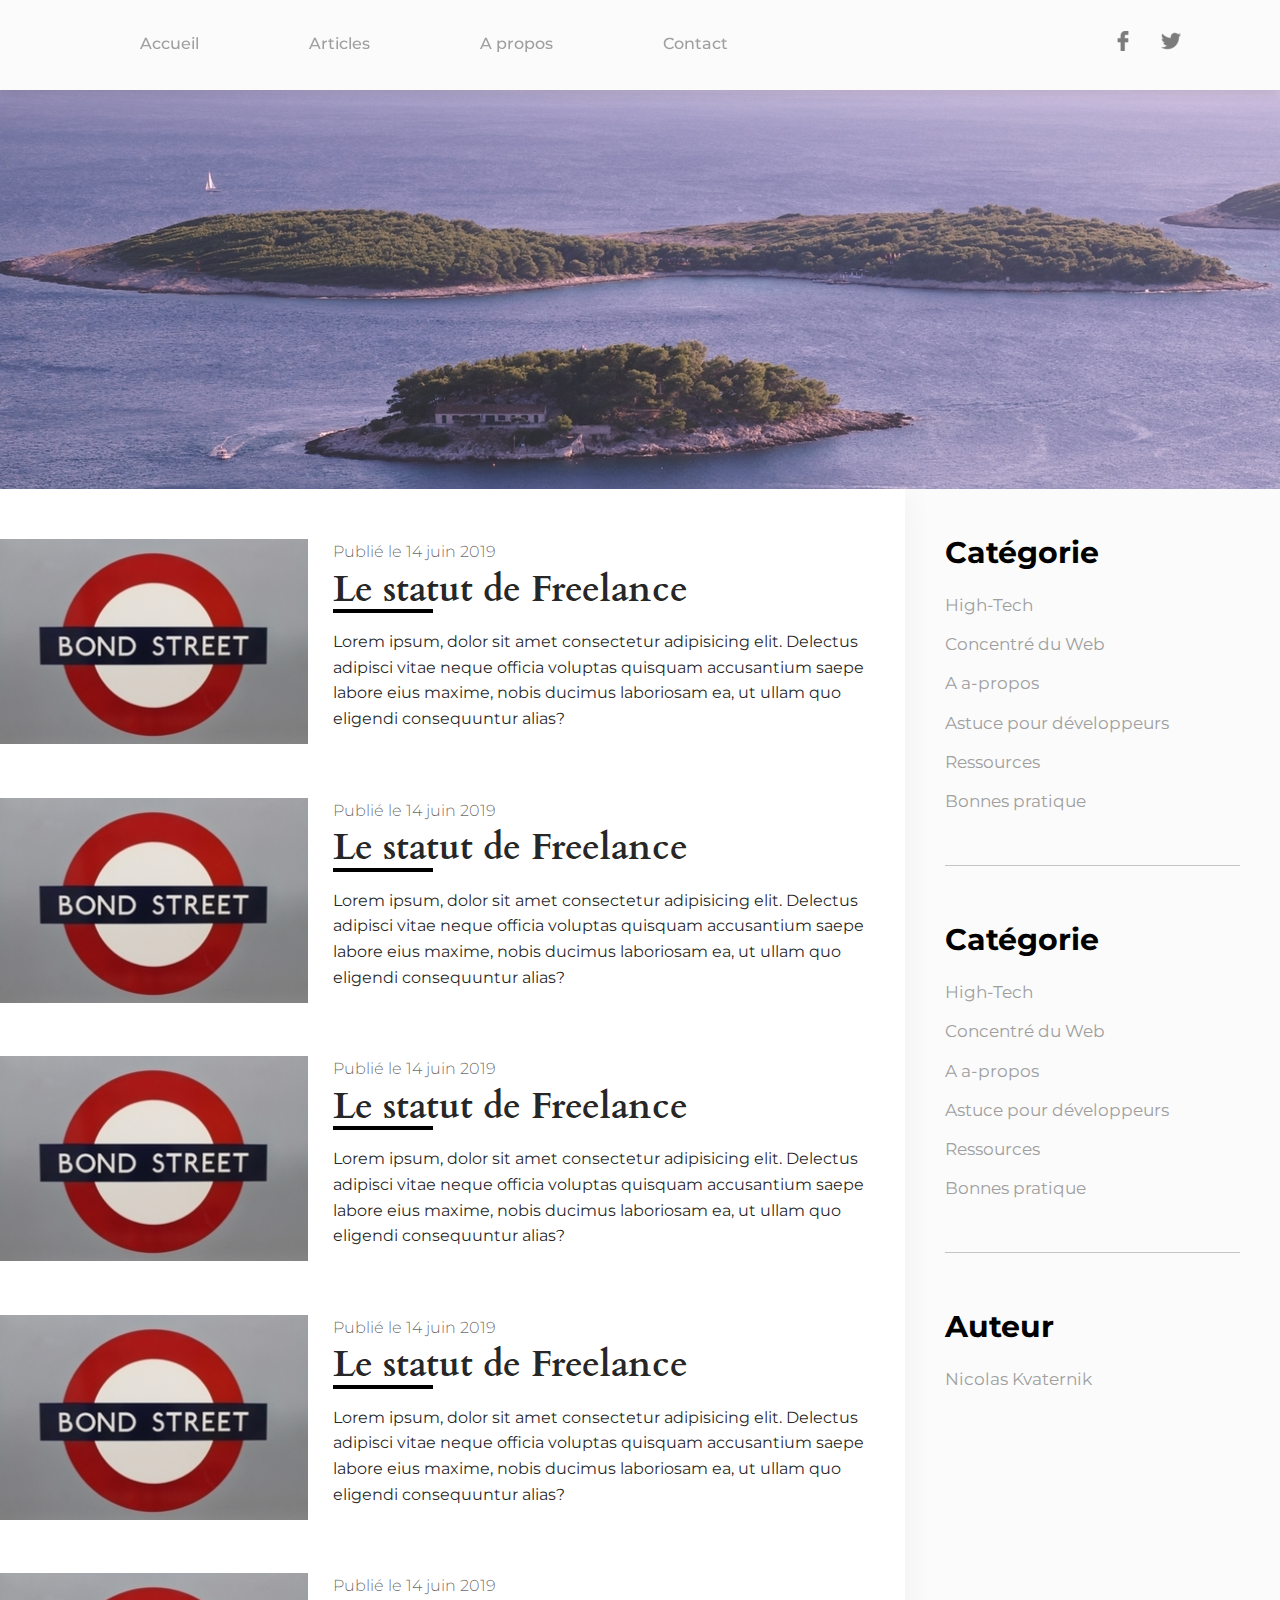
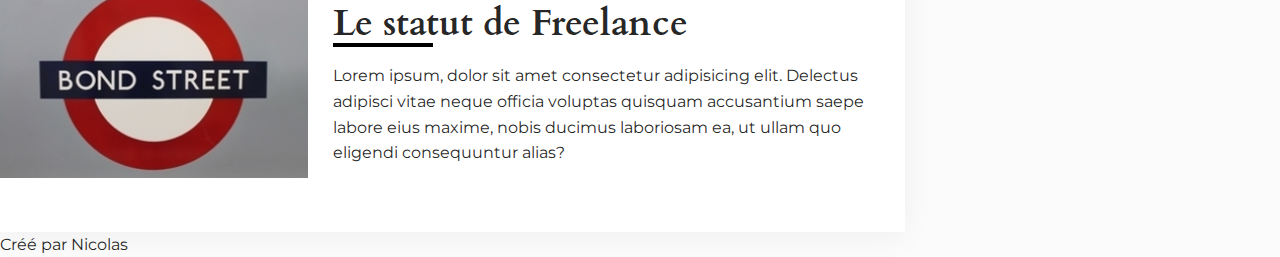
<file: Sites/DemoBlog/index.html>
<!DOCTYPE html>
<html lang="fr">

<head>
    <meta charset="UTF-8">
    <meta name="viewport" content="width=device-width, initial-scale=1.0">
    <meta http-equiv="X-UA-Compatible" content="ie=edge">
    <link href="https://fonts.googleapis.com/css?family=Cardo:700|Montserrat:400,700" rel="stylesheet">
    <link rel="stylesheet" href="style.css">
    <title>Mon Blog</title>
</head>

<body>

    <header class="topbar">
 
        <nav>
            <a href="index.html" class="menu-item">Accueil</a>
            <a href="articles.html"class="menu-item active">Articles</a>
            <a href="a-propos.html"class="menu-item">A propos</a>
            <a href="contact.html"class="menu-item">Contact</a>
        </nav>

        <div class="social">
            <a href="#" title="Facebook"><img src="img/facebook.png" title="Facebook"></a>
            <a href="#" title="Twitter"><img src="img/twitter.png" title="Twitter"></a>
        </div>

    </header>

    <div class="banniere">
        <img src="img/banniere.jpg" alt="banniere">
    </div>

    <div class="body">
    
    <main class="main">

        <div class="container">

        <article class="article">

            <a href="article.html" class="article-img"><img src="img/article.jpg" alt="article"></a>

            <div class="article-date">Publié le 14 juin 2019</div>

            <h2 class="article-title"><a href="article.html" >Le statut de Freelance</a></h2>

            <p>Lorem ipsum, dolor sit amet consectetur adipisicing elit. Delectus adipisci vitae neque officia voluptas quisquam accusantium saepe labore eius maxime, nobis ducimus laboriosam ea, ut ullam quo eligendi consequuntur alias?</p>

         </article>

         <article class="article">

                <a href="article.html" class="article-img"><img src="img/article.jpg" alt="article"></a>
    
                <div class="article-date">Publié le 14 juin 2019</div>
    
                <h2 class="article-title"><a href="article.html" >Le statut de Freelance</a></h2>
    
                <p>Lorem ipsum, dolor sit amet consectetur adipisicing elit. Delectus adipisci vitae neque officia voluptas quisquam accusantium saepe labore eius maxime, nobis ducimus laboriosam ea, ut ullam quo eligendi consequuntur alias?</p>
    
             </article>

             <article class="article">

                    <a href="article.html" class="article-img"><img src="img/article.jpg" alt="article"></a>
        
                    <div class="article-date">Publié le 14 juin 2019</div>
        
                    <h2 class="article-title"><a href="article.html" >Le statut de Freelance</a></h2>
        
                    <p>Lorem ipsum, dolor sit amet consectetur adipisicing elit. Delectus adipisci vitae neque officia voluptas quisquam accusantium saepe labore eius maxime, nobis ducimus laboriosam ea, ut ullam quo eligendi consequuntur alias?</p>
        
                 </article>

                 <article class="article">

                        <a href="article.html" class="article-img"><img src="img/article.jpg" alt="article"></a>
            
                        <div class="article-date">Publié le 14 juin 2019</div>
            
                        <h2 class="article-title"><a href="article.html" >Le statut de Freelance</a></h2>
            
                        <p>Lorem ipsum, dolor sit amet consectetur adipisicing elit. Delectus adipisci vitae neque officia voluptas quisquam accusantium saepe labore eius maxime, nobis ducimus laboriosam ea, ut ullam quo eligendi consequuntur alias?</p>
            
                     </article>

                     <article class="article">

                            <a href="article.html" class="article-img"><img src="img/article.jpg" alt="article"></a>
                
                            <div class="article-date">Publié le 14 juin 2019</div>
                
                            <h2 class="article-title"><a href="article.html" >Le statut de Freelance</a></h2>
                
                            <p>Lorem ipsum, dolor sit amet consectetur adipisicing elit. Delectus adipisci vitae neque officia voluptas quisquam accusantium saepe labore eius maxime, nobis ducimus laboriosam ea, ut ullam quo eligendi consequuntur alias?</p>
                
                         </article>

                         </div>

    </main>
    
    <aside class="sidebar">
        <h4 class="sidebar-title">Catégorie</h4>
        <ul>
            <li><a href="#">High-Tech</a></li>
            <li><a href="#">Concentré du Web</a></li>
            <li><a href="#">A a-propos</a></li>
            <li><a href="#">Astuce pour développeurs</a></li>
            <li><a href="#">Ressources</a></li>
            <li><a href="#">Bonnes pratique</a></li>
        </ul>
        <hr>
        <h4 class="sidebar-title">Catégorie</h4>
        <ul>
                <li><a href="#">High-Tech</a></li>
                <li><a href="#">Concentré du Web</a></li>
                <li><a href="#">A a-propos</a></li>
                <li><a href="#">Astuce pour développeurs</a></li>
                <li><a href="#">Ressources</a></li>
                <li><a href="#">Bonnes pratique</a></li>
        </ul>
        <hr>
        <h4 class="sidebar-title">Auteur</h4>
        <ul>
                <li><a href="#">Nicolas Kvaternik</a></li>
        </ul>
    </aside>

</div>

    <footer class="footer">
        Créé par Nicolas
    </footer>
</body>

</html>
</file>
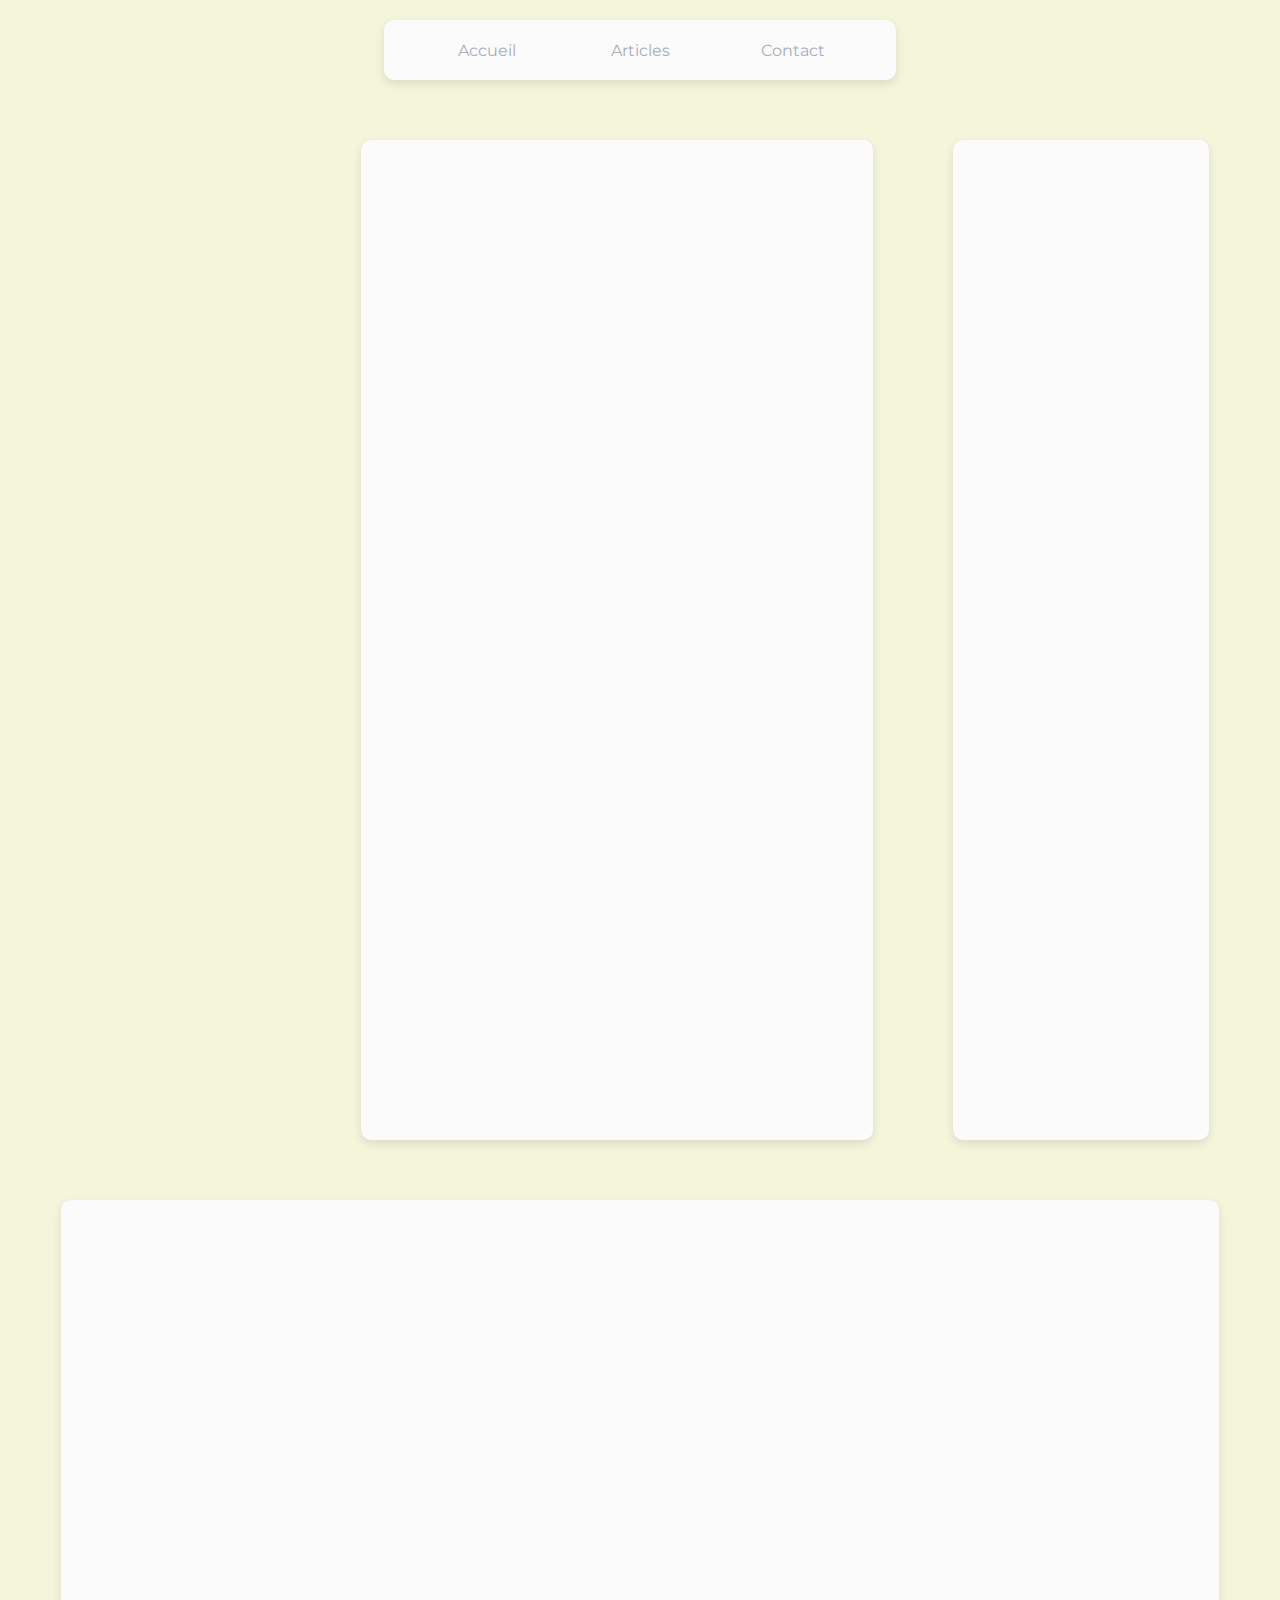
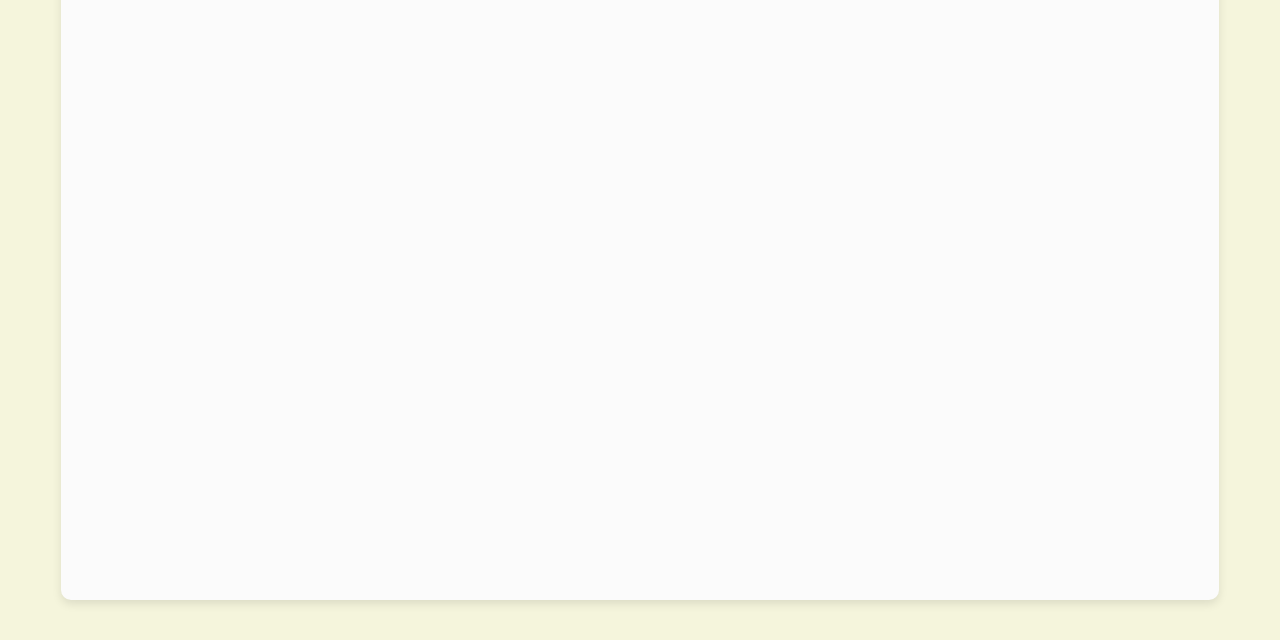
<file: Sites/TEST.html>
<!DOCTYPE html>
    <html lang="fr">
        <head>
            <meta charset="UTF-8">
            <meta name="viewport" content="width=device-width, initial-scale=1.0">
            <meta http-equiv="X-UA-Compatible" content="ie=edge">
            <link rel="stylesheet" type="text/css" href="TESTCSS.css">
            <link href="https://fonts.googleapis.com/css?family=Cardo:700|Montserrat:400,700" rel="stylesheet">
            <title>TEST</title>
        </head>
        <body>
            <header class=topbar>
                    <a href="#">Accueil</a>
                    <a href="#">Articles</a>
                    <a href="#">Contact</a>
            </header>
            <article>
                <div class="block-1">
                </div>
                <div class="block-2">
                </div>
                <div class="block-3">
                </div>
            </article>
        </body>
    </html>
</file>
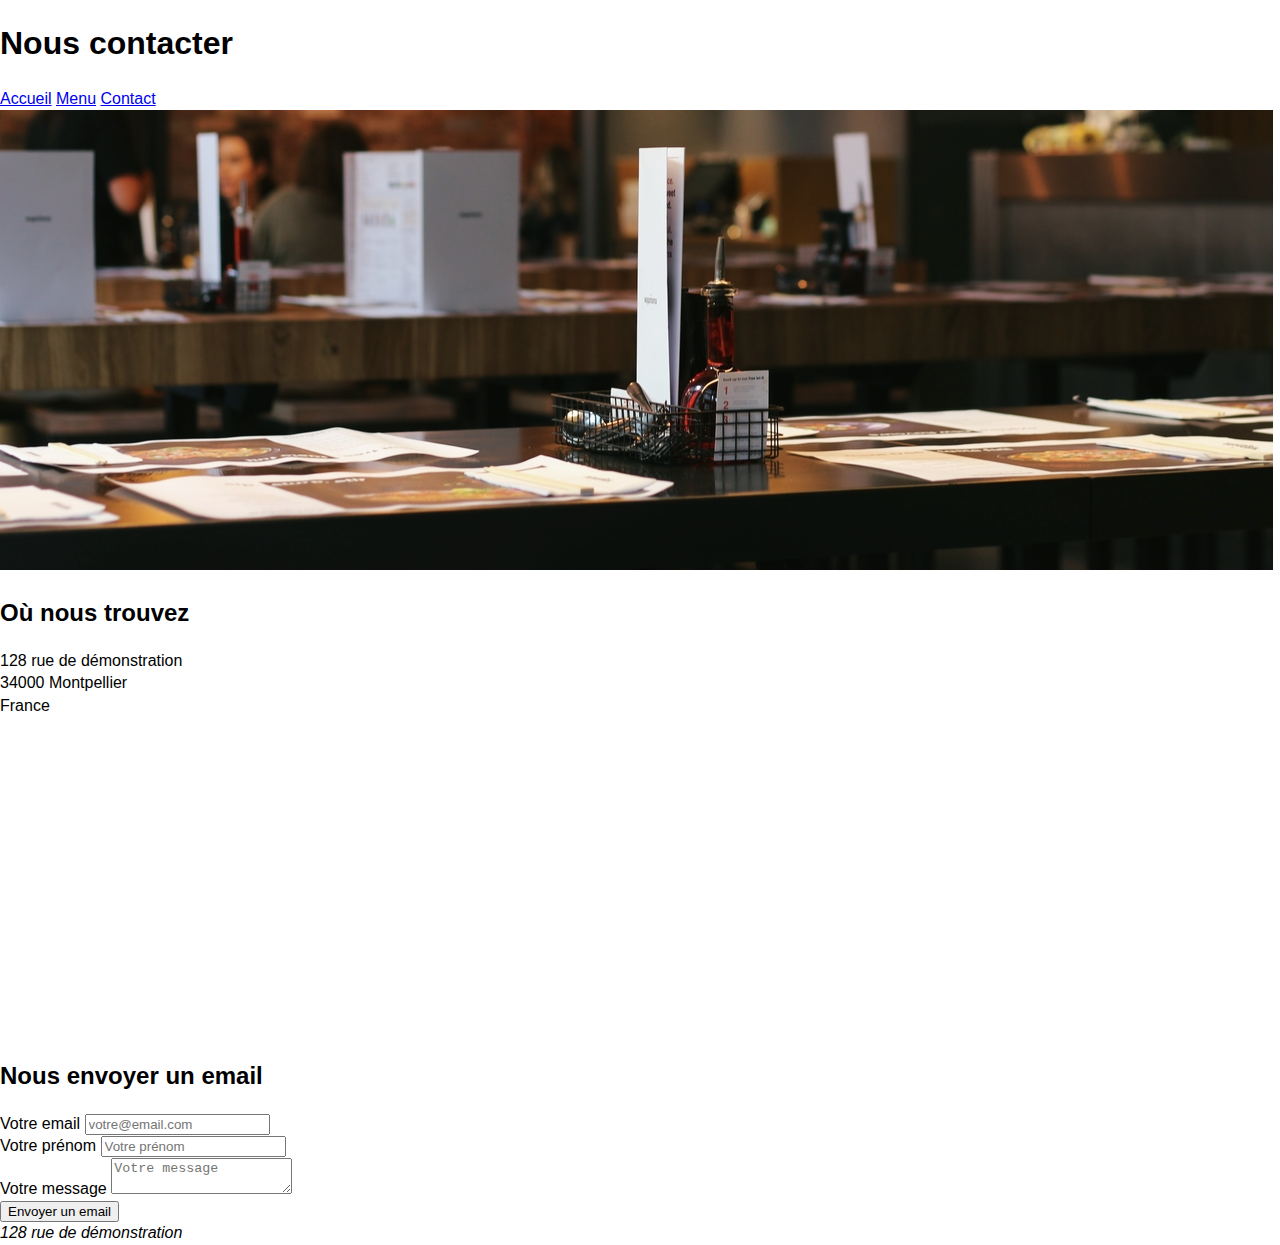
<file: Sites/LeRestaurant/contact.html>
<!DOCTYPE html>
<html lang="fr">
    <head>
        <meta charset="UTF-8">
        <meta name="description" content="Un texte decrivant notre restaurant">
        <link rel="stylesheet" href="style.css">
        <title>Mon restaurant, contact</title>
    </head>
    <body>
        <header>
            <h1>Nous contacter</h1>
            <nav>
                <a href="index.html" title="Accueil">Accueil</a>
                <a href="menu.html" title="Voir le menu">Menu</a>
                <a href="contact.html" title="Nous contacter">Contact</a>
            </nav>
            <img src="img/baniere-restaurant.jpg" alt="baniere-restaurant" width="1273" height="460">
        </header>
        <section>
            <h2>Où nous trouvez</h2>
            <p>
                    128 rue de démonstration<br>
                    34000 Montpellier<br>
                    France
            </p>
            <iframe src="https://www.google.com/maps/embed?pb=!1m18!1m12!1m3!1d7977.055218319664!2d3.879927179269029!3d43.61105501800737!2m3!1f0!2f0!3f0!3m2!1i1024!2i768!4f13.1!3m3!1m2!1s0x12b6af09f5ae850b%3A0xb0ea41728e236a0e!2sMus%C3%A9e+Fabre!5e0!3m2!1sfr!2sfr!4v1551286216938" width="1200" height="300" style="border:0" allowfullscreen></iframe>
            <h2>Nous envoyer un email</h2>
            <form action="contact.html">
                <div>
                    <label for="email">Votre email</label>
                    <input type="text" required id="email" name="email" placeholder="votre@email.com">
                </div>
                <div>
                    <label for="firstname">Votre prénom</label>
                    <input type="text" required id="firstname" name="firstname" placeholder="Votre prénom">
                </div>
                <div>
                    <label for="message">Votre message</label>
                    <textarea required id="message" name="message" placeholder="Votre message"></textarea>
                </div>
                <button type="submit">Envoyer un email</button>
            </form>
        </section>
        <footer>
            <address>
                128 rue de démonstration
            </address>
        </footer>
    </body>
</html>
</file>
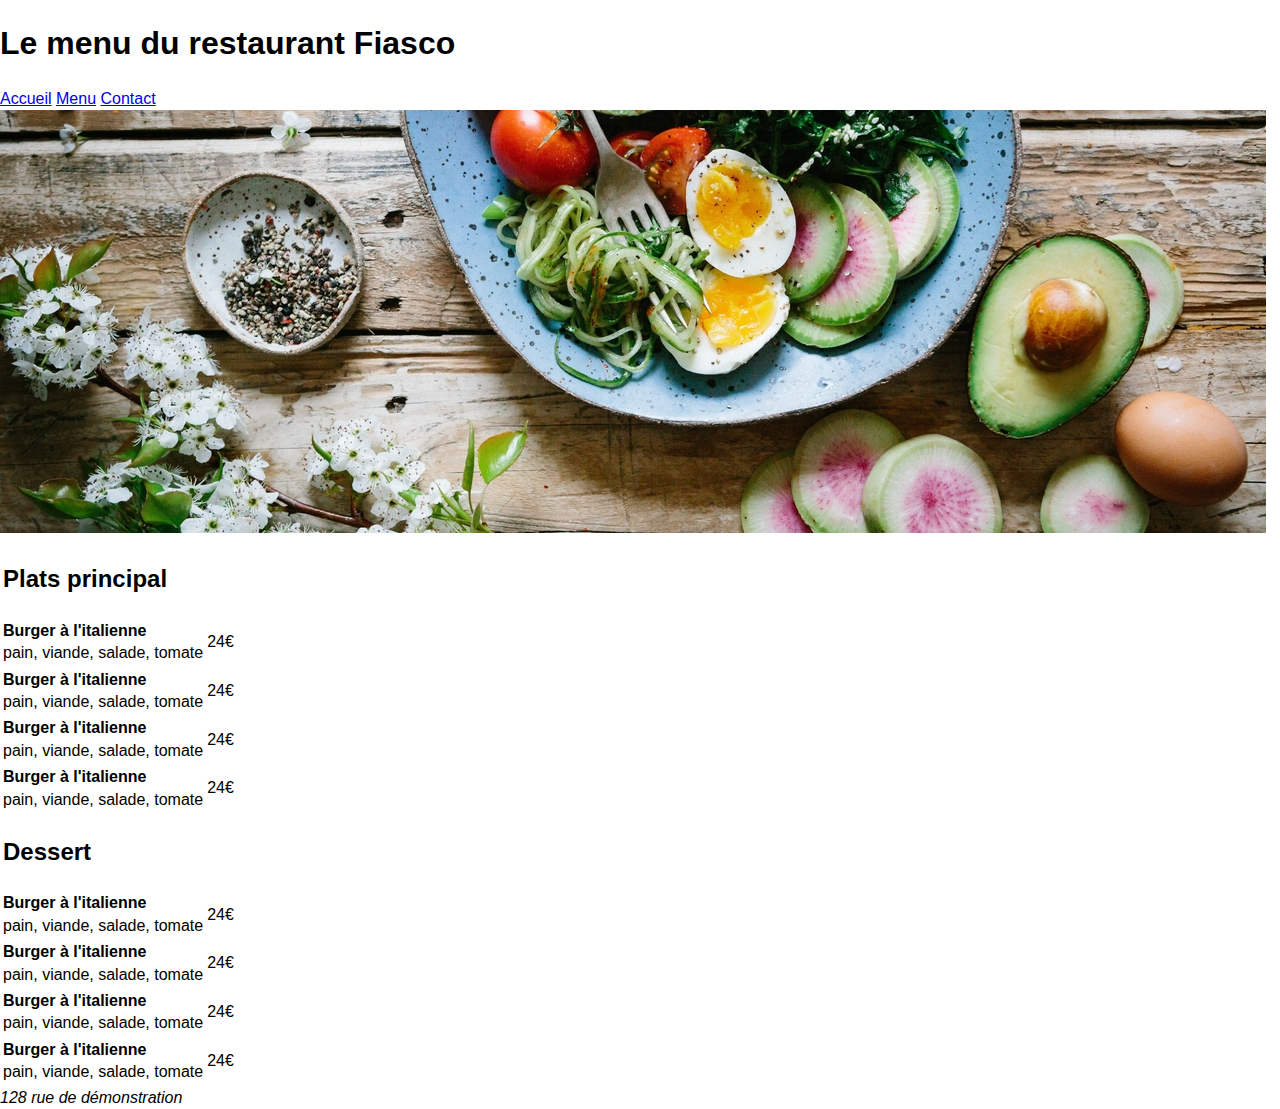
<file: Sites/LeRestaurant/menu.html>
<!DOCTYPE html>
<html lang="fr">
    <head>
        <meta charset="UTF-8">
        <meta name="description" content="Un texte decrivant notre restaurant">
        <link rel="stylesheet" href="style.css">
        <title>Mon restaurant, le menu</title>
    </head>
    <body>
        <header>
            <h1>Le menu du restaurant Fiasco</h1>
            <nav>
                <a href="index.html" title="Accueil">Accueil</a>
                <a href="menu.html" title="Voir le menu">Menu</a>
                <a href="contact.html" title="Nous contacter">Contact</a>
            </nav>
            <img src="img/plat-fiasco.jpg" alt="plat-fiasco" width="1266" height="423">
        </header>
            <article>
                <table>
                   <tr>
                        <td colspan="2">
                           <h2>Plats principal</h2>
                        </td>
                   </tr>
                   <tr>
                       <td>
                           <strong>Burger à l'italienne</strong><br>
                           pain, viande, salade, tomate
                       </td>
                       <td>24€</td>
                   </tr>
                   <tr>
                        <td>
                            <strong>Burger à l'italienne</strong><br>
                            pain, viande, salade, tomate
                        </td>
                        <td>24€</td>
                    </tr>
                    <tr>
                        <td>
                            <strong>Burger à l'italienne</strong><br>
                            pain, viande, salade, tomate
                        </td>
                        <td>24€</td>
                    </tr>
                    <tr>
                        <td>
                            <strong>Burger à l'italienne</strong><br>
                            pain, viande, salade, tomate
                        </td>
                        <td>24€</td>
                    </tr>
                    <tr>
                            <td colspan="2">
                               <h2>Dessert</h2>
                            </td>
                       </tr>
                       <tr>
                           <td>
                               <strong>Burger à l'italienne</strong><br>
                               pain, viande, salade, tomate
                           </td>
                           <td>24€</td>
                       </tr>
                       <tr>
                            <td>
                                <strong>Burger à l'italienne</strong><br>
                                pain, viande, salade, tomate
                            </td>
                            <td>24€</td>
                        </tr>
                        <tr>
                            <td>
                                <strong>Burger à l'italienne</strong><br>
                                pain, viande, salade, tomate
                            </td>
                            <td>24€</td>
                        </tr>
                        <tr>
                            <td>
                                <strong>Burger à l'italienne</strong><br>
                                pain, viande, salade, tomate
                            </td>
                            <td>24€</td>
                        </tr>
                </table>
            </article>
        <footer>
            <address>
                128 rue de démonstration
            </address>
        </footer>
    </body>
</html>
</file>
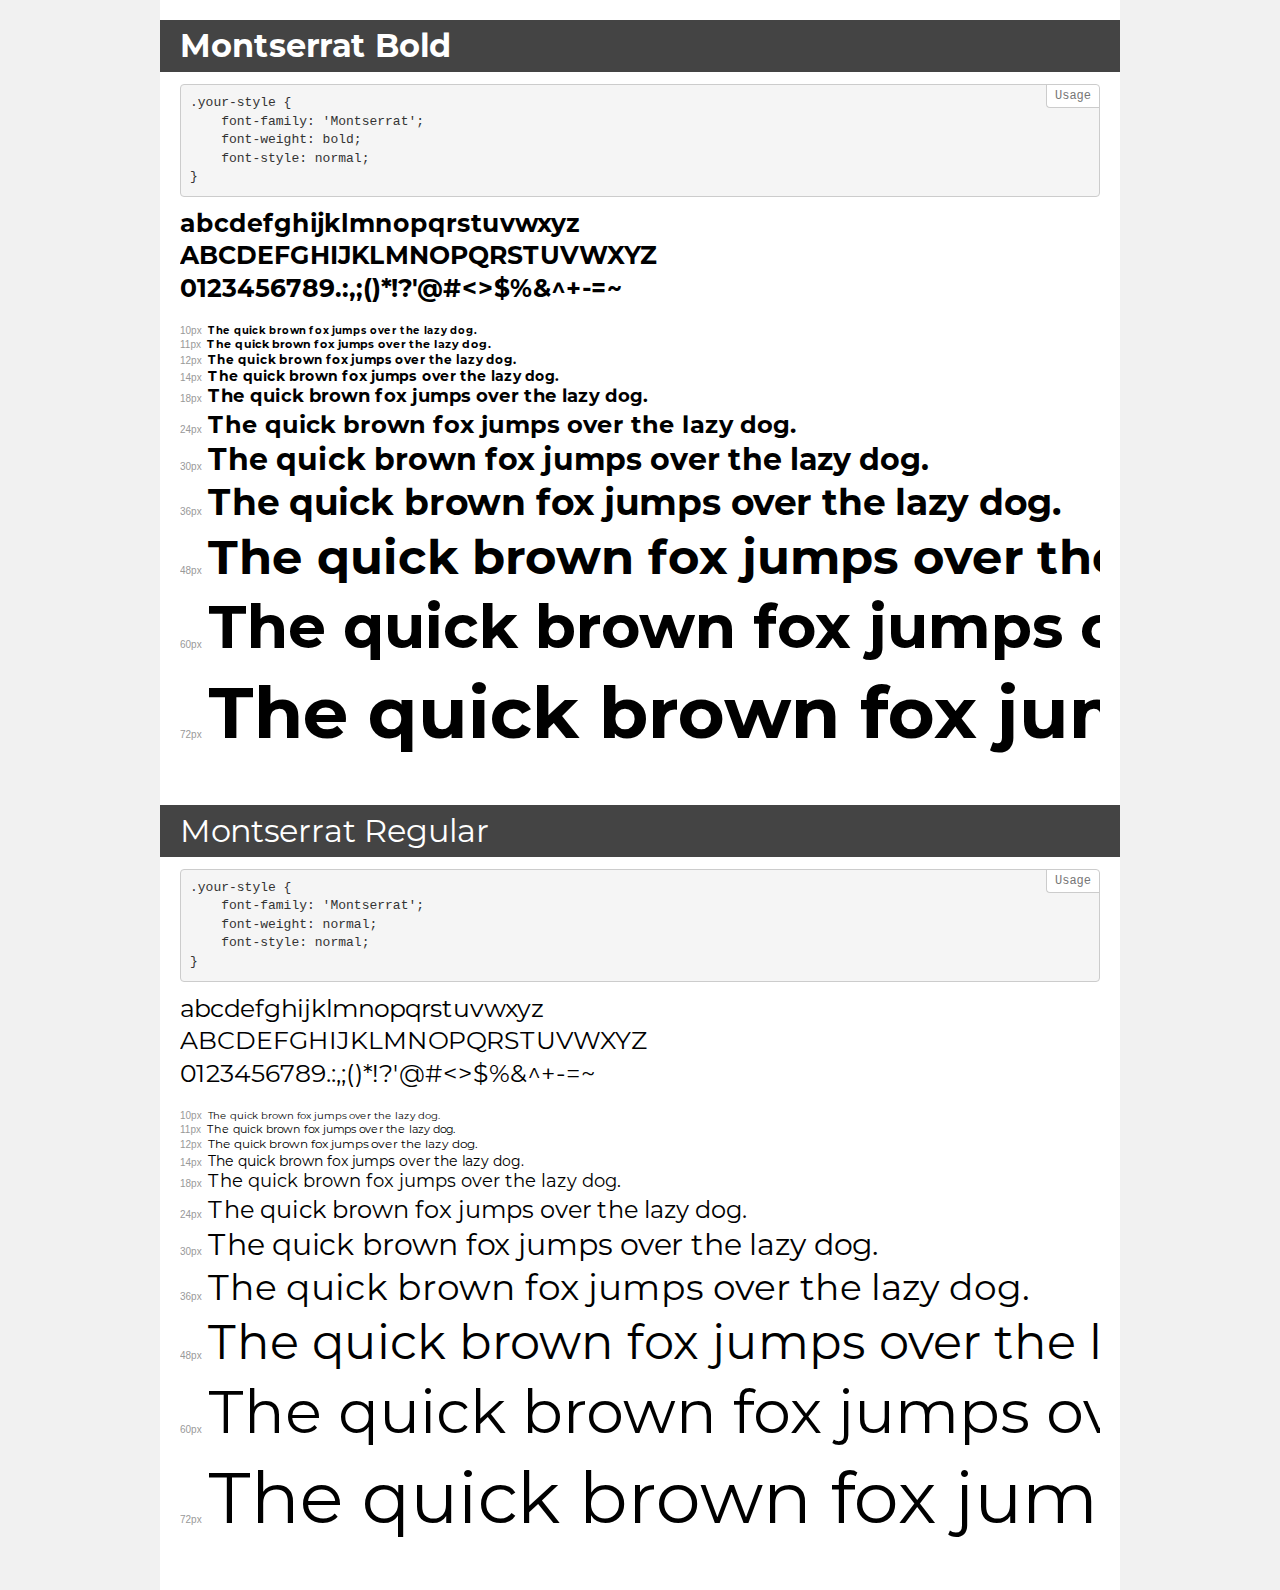
<file: Sites/DemoBlog/fonts/demo.html>
<!DOCTYPE html>
<html>
<head>
    <meta charset="utf-8">
    <meta http-equiv="X-UA-Compatible" content="IE=edge">
    <meta name="viewport" content="width=device-width, initial-scale=1">
    <meta name="robots" content="noindex, noarchive">
    <meta name="format-detection" content="telephone=no">
    <title>Transfonter demo</title>
    <link href="stylesheet.css" rel="stylesheet">
    <style>
        /*
        http://meyerweb.com/eric/tools/css/reset/
        v2.0 | 20110126
        License: none (public domain)
        */
        html, body, div, span, applet, object, iframe,
        h1, h2, h3, h4, h5, h6, p, blockquote, pre,
        a, abbr, acronym, address, big, cite, code,
        del, dfn, em, img, ins, kbd, q, s, samp,
        small, strike, strong, sub, sup, tt, var,
        b, u, i, center,
        dl, dt, dd, ol, ul, li,
        fieldset, form, label, legend,
        table, caption, tbody, tfoot, thead, tr, th, td,
        article, aside, canvas, details, embed,
        figure, figcaption, footer, header, hgroup,
        menu, nav, output, ruby, section, summary,
        time, mark, audio, video {
            margin: 0;
            padding: 0;
            border: 0;
            font-size: 100%;
            font: inherit;
            vertical-align: baseline;
        }
        /* HTML5 display-role reset for older browsers */
        article, aside, details, figcaption, figure,
        footer, header, hgroup, menu, nav, section {
            display: block;
        }
        body {
            line-height: 1;
        }
        ol, ul {
            list-style: none;
        }
        blockquote, q {
            quotes: none;
        }
        blockquote:before, blockquote:after,
        q:before, q:after {
            content: '';
            content: none;
        }
        table {
            border-collapse: collapse;
            border-spacing: 0;
        }
        /* common styles */
        body {
            background: #f1f1f1;
            color: #000;
        }
        .page {
            background: #fff;
            width: 920px;
            margin: 0 auto;
            padding: 20px 20px 0 20px;
            overflow: hidden;
        }
        .font-container {
            overflow-x: auto;
            overflow-y: hidden;
            margin-bottom: 40px;
            line-height: 1.3;
            white-space: nowrap;
            padding-bottom: 5px;
        }
        h1 {
            position: relative;
            background: #444;
            font-size: 32px;
            color: #fff;
            padding: 10px 20px;
            margin: 0 -20px 12px -20px;
        }
        .letters {
            font-size: 25px;
            margin-bottom: 20px;
        }
        .s10:before {
            content: '10px';
        }
        .s11:before {
            content: '11px';
        }
        .s12:before {
            content: '12px';
        }
        .s14:before {
            content: '14px';
        }
        .s18:before {
            content: '18px';
        }
        .s24:before {
            content: '24px';
        }
        .s30:before {
            content: '30px';
        }
        .s36:before {
            content: '36px';
        }
        .s48:before {
            content: '48px';
        }
        .s60:before {
            content: '60px';
        }
        .s72:before {
            content: '72px';
        }
        .s10:before, .s11:before, .s12:before, .s14:before,
        .s18:before, .s24:before, .s30:before, .s36:before,
        .s48:before, .s60:before, .s72:before {
            font-family: Arial, sans-serif;
            font-size: 10px;
            font-weight: normal;
            font-style: normal;
            color: #999;
            padding-right: 6px;
        }
        pre {
            display: block;
            position: relative;
            padding: 9px;
            margin: 0 0 10px;
            font-family: Monaco, Menlo, Consolas, "Courier New", monospace !important;
            font-size: 13px;
            line-height: 1.428571429;
            color: #333;
            font-weight: normal !important;
            font-style: normal !important;
            background-color: #f5f5f5;
            border: 1px solid #ccc;
            overflow-x: auto;
            border-radius: 4px;
        }
        pre:after {
            display: block;
            position: absolute;
            right: 0;
            top: 0;
            content: 'Usage';
            line-height: 1;
            padding: 5px 8px;
            font-size: 12px;
            color: #767676;
            background-color: #fff;
            border: 1px solid #ccc;
            border-right: none;
            border-top: none;
            border-radius: 0 4px 0 4px;
            z-index: 10;
        }
        /* responsive */
        @media (max-width: 959px) {
            .page {
                width: auto;
                margin: 0;
            }
        }
    </style>
</head>
<body>
<div class="page">
    <div class="demo" style="font-family: 'Montserrat'; font-weight: bold; font-style: normal;">
        <h1>Montserrat Bold</h1>
        <pre>.your-style {
    font-family: 'Montserrat';
    font-weight: bold;
    font-style: normal;
}</pre>
        <div class="font-container">
            <p class="letters">
                abcdefghijklmnopqrstuvwxyz<br>
ABCDEFGHIJKLMNOPQRSTUVWXYZ<br>
                0123456789.:,;()*!?'@#<>$%&^+-=~
            </p>
            <p class="s10" style="font-size: 10px;">The quick brown fox jumps over the lazy dog.</p>
            <p class="s11" style="font-size: 11px;">The quick brown fox jumps over the lazy dog.</p>
            <p class="s12" style="font-size: 12px;">The quick brown fox jumps over the lazy dog.</p>
            <p class="s14" style="font-size: 14px;">The quick brown fox jumps over the lazy dog.</p>
            <p class="s18" style="font-size: 18px;">The quick brown fox jumps over the lazy dog.</p>
            <p class="s24" style="font-size: 24px;">The quick brown fox jumps over the lazy dog.</p>
            <p class="s30" style="font-size: 30px;">The quick brown fox jumps over the lazy dog.</p>
            <p class="s36" style="font-size: 36px;">The quick brown fox jumps over the lazy dog.</p>
            <p class="s48" style="font-size: 48px;">The quick brown fox jumps over the lazy dog.</p>
            <p class="s60" style="font-size: 60px;">The quick brown fox jumps over the lazy dog.</p>
            <p class="s72" style="font-size: 72px;">The quick brown fox jumps over the lazy dog.</p>
        </div>
    </div>
    <div class="demo" style="font-family: 'Montserrat'; font-weight: normal; font-style: normal;">
        <h1>Montserrat Regular</h1>
        <pre>.your-style {
    font-family: 'Montserrat';
    font-weight: normal;
    font-style: normal;
}</pre>
        <div class="font-container">
            <p class="letters">
                abcdefghijklmnopqrstuvwxyz<br>
ABCDEFGHIJKLMNOPQRSTUVWXYZ<br>
                0123456789.:,;()*!?'@#<>$%&^+-=~
            </p>
            <p class="s10" style="font-size: 10px;">The quick brown fox jumps over the lazy dog.</p>
            <p class="s11" style="font-size: 11px;">The quick brown fox jumps over the lazy dog.</p>
            <p class="s12" style="font-size: 12px;">The quick brown fox jumps over the lazy dog.</p>
            <p class="s14" style="font-size: 14px;">The quick brown fox jumps over the lazy dog.</p>
            <p class="s18" style="font-size: 18px;">The quick brown fox jumps over the lazy dog.</p>
            <p class="s24" style="font-size: 24px;">The quick brown fox jumps over the lazy dog.</p>
            <p class="s30" style="font-size: 30px;">The quick brown fox jumps over the lazy dog.</p>
            <p class="s36" style="font-size: 36px;">The quick brown fox jumps over the lazy dog.</p>
            <p class="s48" style="font-size: 48px;">The quick brown fox jumps over the lazy dog.</p>
            <p class="s60" style="font-size: 60px;">The quick brown fox jumps over the lazy dog.</p>
            <p class="s72" style="font-size: 72px;">The quick brown fox jumps over the lazy dog.</p>
        </div>
    </div>
</div>
</body>
</html>
</file>
<file: Sites/DemoBlog/style.css>
*{
    box-sizing: border-box;
}

body, html{
    font-size: 16px;
    font-family: "Montserrat", sans-serif;
    color: rgba(0, 0, 0, 0.87);
    line-height: 1.6;
    margin: 0;
    font-weight: 400;
    background: #fbfbfb;
}

.topbar{
    display: flex;
    justify-content: space-between;
    background: #fbfbfb;
    position: fixed;
    top: 0;
    left: 0;
    right: 0;
    width: 100%;
    padding: 31px 87px;
    z-index: 3;
    box-shadow: 0 4px 10px rgba(0, 0, 0, 0.1);
}

.menu-item{
    color: #9f9f9f;
    text-decoration: none;
    font-weight: 500;
    margin: 0 53px;
    transition: color 0.3s;

}

.menu-item:hover{
    color:#000;
}

.social{
    float: right;
}

.social a{
   padding: 0 12px;
   opacity: 0.5;
   transition: opacity .3s;
}

.social a:hover{
    opacity: 1;
}

.banniere{
    height: 400px;
    margin-top: 89px;
}

.body{
    display: flex;
}

.main{
    background: #ffffff;;
    width: calc(100% - 375px);
    box-shadow: 0 4px 30px rgba(0, 0, 0, .05);
    position: relative;
    z-index: 2;
}

.article{
    position: relative;
    overflow: hidden;
    margin: 50px 0;
    padding-left: 333px;
    min-height: 203px;
}

.article-title::after {
    content: '';
    display: block;
    width: 100px;
    height: 4px;
    background: #000;
}

.container{
    max-width: 940px;
    margin: 0 auto;
}

.article-date{
    font-weight: 300;
    color: rgba(0, 0, 0, .6);
    margin-bottom: 5px;
}

.article-title{
    font-size: 2.25rem;
    line-height: 1.1;
    font-family: "Cardo", serif;
    margin: 0 0 15px 0;
}

.article a{
    color: inherit;
    text-decoration: none;
}

.article a:hover{
    text-decoration: underline;
}

.article-img{
    position: absolute;
    left: 0;
    top: 0;
    width: 308px;
    margin-right: 25px;
    transition: transform .5s;
}

.article-img:hover{
    transform: scale(1.1);
}

.article-img img{
    width: 100%;
    height: auto;
}

.sidebar{
    position: relative;
    background: #fbfbfb;
    width: 375px;
    padding: 40px;
    font-size: 17px;
    z-index: 1;
}

.sidebar-title{
    font-size: 30px;
    color: #000;
    margin: 15px 0;
}

.sidebar-title:first-child{
    margin-top: 0;
}

.sidebar a{
    text-decoration: none;
    color: #9f9f9f;
}

.sidebar a:hover{
    text-decoration: underline;
}

.sidebar ul{
    margin: 0;
    padding: 0;
    list-style: none;
}

.sidebar li{
    padding: 6px 0;
}

.sidebar li:first-child{
    padding-top: 0;
}

.sidebar li:last-child{
    padding-bottom: 0;
}

.sidebar hr{
    border: none;
    background: #c4c4c4;
    height: 1px;
    margin: 50px 0;
}

.footer{
    clear: both;
}

@media screen and (max-width: 1100px) {
    .body {
        display: block;
    }
    .main {
        width: 100%;
    }
    .sidebar {
        width: 100%;
    }
    .main .container {
        overflow: hidden;
    }
}

@media screen and (max-width: 740px) {
    .container {
        padding: 0 20px;
    }
    .article {
        padding-left: 0;
    }
    .article-img {
        position: static;
        margin-bottom: 1rem;
        width: 100%;
        display: block;
    }
}

@media screen and (max-width: 960px) {
    .topbar {
        display: flex;
        flex-direction: column;
        position: absolute;
    }
    .topbar nav, .social {
        float: none;
        text-align: center;
    }
    .topbar nav {
        margin-bottom: 15px;
    }
    .topbar nav a {
        display: inline-block;
        margin: 0 20px 5px 20px;
        white-space: nowrap;
    }
}

@media screen and (max-width: 400px) {
    .topbar nav {
        margin: 0 -50px;
    }
}
</file>
<file: Sites/TESTCSS.css>
body, html{
    margin: 0;
    font-family: "Montserrat", "Sans-serif";
    background: beige;
}


.topbar{
    display: flex;
    justify-content: space-evenly;
    align-items: center;
    height: 60px;
    width: 40%;
    margin: 20px 30%;
    background: #fbfbfb;
    border-radius: 10px;
    box-shadow: 0 4px 10px rgba(0, 0, 0, 0.1);
    animation: slidedown 1s;
}

.topbar a{
    display: flex;
    padding: 0 10px;
    text-decoration: none;
    color: #A5AEB9;
    width: 80px;
    height: 30px;
    justify-content: center;
    align-items: center;
    border-radius: 10px;
    transition: color .3s, background 0.3s;

}

.topbar a:hover{
    color: #000000;
    background: rgba(0, 0, 0, 0.1);
}

article{
    display: flex;
    flex-direction: row;
    justify-content: flex-end;
    flex-wrap: wrap;
}

.block-1{
    height: 1000px;
    width: 40%;
    margin: 40px 40px 20px 40px;
    background: #fbfbfb;
    border-radius: 10px;
    box-shadow: 0 4px 10px rgba(0, 0, 0, 0.1);
    animation: slideright 1s;
}

.block-2{
    height: 1000px;
    width: 20%;
    margin: 40px 71px 20px 40px;
    background: #fbfbfb;
    border-radius: 10px;
    box-shadow: 0 4px 10px rgba(0, 0, 0, 0.1);
    animation: slideleft 1s;
}

.block-3{
    height: 1000px;
    width: 90.5%;
    margin: 40px 4.75%;
    background: #fbfbfb;
    border-radius: 10px;
    box-shadow: 0 4px 10px rgba(0, 0, 0, 0.1);
    animation: slideleft2 1s;
}

@keyframes slidedown {
    0% {
        transform: translateY(-200px);
    }
    100% {
        transform: translate(0);
    }
}

@keyframes slideright {
    0% {
        transform: translateX(-2000px);
    }
    100% {
        transform: translate(0);
    }
}

@keyframes slideleft {
    0% {
        transform: translateX(500px);
    }
    100% {
        transform: translate(0);
    }
}

@keyframes slideleft2 {
    0% {
        transform: translateX(2000px);
    }
    100% {
        transform: translate(0);
    }
}
</file>
<file: Sites/LeRestaurant/style.css>
*{
    box-sizing: border-box;
}
body {
    margin: 0;
    line-height: 1.4;
    letter-spacing: 0.2;
    font-family: sans-serif;
}

.header {
background: grey;
padding: 20px;
color: #ffffff;
z-index: 2;
height: 400px;
background: linear-gradient(to bottom, #000, rgba(0, 0, 0, 0)),
            center top / cover fixed url("img/baniere-restaurant.jpg");
/*background-image:linear-gradient(to bottom, #000, rgba(0, 0, 0, 0)), url("img/baniere-restaurant.jpg");
background-repeat: no-repeat;
background-position: center top;
background-size: 100%, 100%, cover;
background-attachment: local, fixed;*/
}

.header-title {
    margin: 0;
    text-transform: capitalize;
    font-style: italic;
    z-index: 4;
    text-align: center;
}

.header-nav {
    text-align: center;
    z-index: 3;
    margin-top: 10px;
    overflow: hidden
}

.header-nav a {
    float: left;
    width: 33.333333333333333333%;
    color: inherit;
    text-decoration: none;
    background-color: rgba(255, 255, 255, 0.2);
}

.header-nav a:hover {
    background-color: rgba(255, 255, 255, 0.4)
}

.header img {
    width: 100%;
    height: auto;
}

.main {
    background: lightgrey;
    padding: 20px;
    line-height: 1.4;
    z-index: 1;
}

.main p {
    text-align: justify;
}

.footer {
    background: grey;
    padding: 10px 20px;
}

.button {
    color: #ffffff;
    background-color: rgb(70, 57, 145);
    text-decoration: none;
    font-size: 1rem;
    padding: 0.3em 0.5em;
}
.button:hover{
    background-color: rgb(117, 104, 161);
}
.alignleft {
    float: left;
    margin-right: 15px;
}

.alignright {
    float: right;
    margin-left: 15px;
}

hr {
    clear: both;
}
</file>
<file: Sites/DemoBlog/fonts/stylesheet.css>
@font-face {
    font-family: 'Montserrat';
    src: url('Montserrat-Bold.eot');
    src: url('Montserrat-Bold.eot?#iefix') format('embedded-opentype'),
        url('Montserrat-Bold.woff2') format('woff2'),
        url('Montserrat-Bold.woff') format('woff'),
        url('Montserrat-Bold.ttf') format('truetype'),
        url('Montserrat-Bold.svg#Montserrat-Bold') format('svg');
    font-weight: bold;
    font-style: normal;
}

@font-face {
    font-family: 'Montserrat';
    src: url('Montserrat-Regular.eot');
    src: url('Montserrat-Regular.eot?#iefix') format('embedded-opentype'),
        url('Montserrat-Regular.woff2') format('woff2'),
        url('Montserrat-Regular.woff') format('woff'),
        url('Montserrat-Regular.ttf') format('truetype'),
        url('Montserrat-Regular.svg#Montserrat-Regular') format('svg');
    font-weight: normal;
    font-style: normal;
}
</file>
